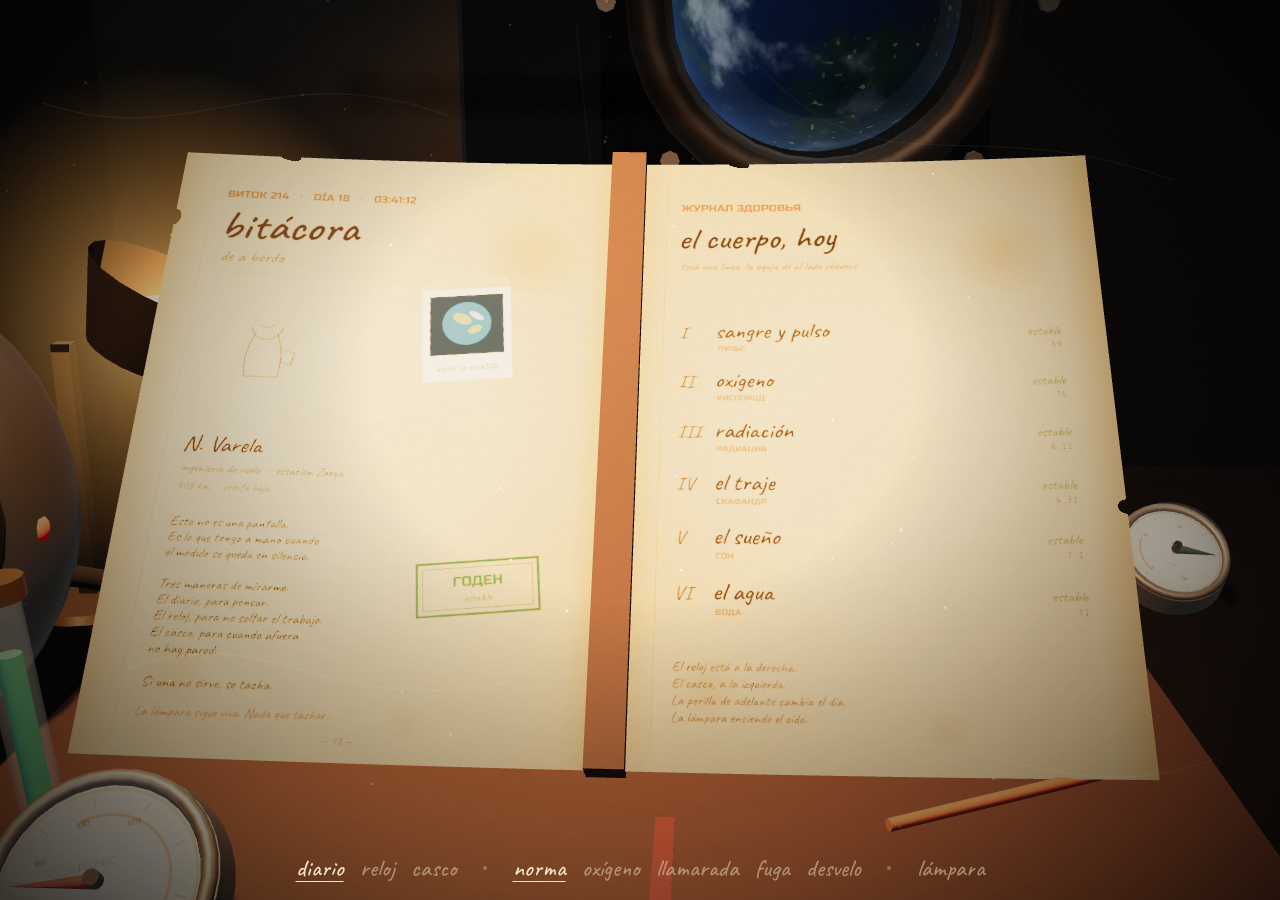
<file: index.html>
<!DOCTYPE html>
<html lang="es">
  <head>
    <meta charset="utf-8" />
    <meta name="viewport" content="width=device-width, initial-scale=1" />
    <title>Zarya — bitácora de salud</title>
    <link rel="stylesheet" href="./css/visor.css" />
  </head>
  <body class="mode-diario">
    <canvas id="gl"></canvas>
    <div id="visor" aria-hidden="true">
      <div class="shade"></div>
      <div class="grain" id="grain"></div>
      <svg class="scratches" viewBox="0 0 1200 700" preserveAspectRatio="none">
        <path d="M40 80 C 180 120, 260 40, 420 90" stroke="white" stroke-width="1" fill="none" />
        <path d="M700 40 C 820 160, 900 80, 1100 140" stroke="white" stroke-width="0.8" fill="none" />
        <path d="M120 520 C 260 480, 300 560, 480 530" stroke="white" stroke-width="1.1" fill="none" />
        <path d="M760 600 C 900 540, 980 640, 1140 590" stroke="white" stroke-width="0.7" fill="none" />
        <path d="M540 20 L 560 180" stroke="white" stroke-width="0.6" fill="none" />
      </svg>
      <div class="fog" id="fog"></div>
      <div class="bezel"></div>
      <div id="etch">
        <div class="read r-hr"><span>ПУЛЬС</span><b data-k="hr">—</b></div>
        <div class="read r-o2"><span>O2</span><b data-k="o2">—</b><small data-k="o2why"></small></div>
        <div class="read r-rad"><span>РАД</span><b data-k="rad">—</b></div>
        <div class="read r-psi"><span>PSI</span><b data-k="psi">—</b></div>
        <div class="read r-water"><span>ВОДА</span><b data-k="water">—</b></div>
        <div class="read r-sleep"><span>СОН</span><b data-k="sleep">—</b></div>
      </div>
      <div id="glass-stamp">ГОДЕН</div>
    </div>
    <p id="whisper"></p>
    <nav id="bar" aria-label="Miradas e incidentes">
      <span class="group" id="modes">
        <button type="button" data-mode="diario" aria-pressed="true">diario</button>
        <button type="button" data-mode="reloj">reloj</button>
        <button type="button" data-mode="casco">casco</button>
      </span>
      <span class="sep"></span>
      <span class="group" id="incidents">
        <button type="button" data-incident="norma" aria-pressed="true">norma</button>
        <button type="button" data-incident="oxigeno">oxígeno</button>
        <button type="button" data-incident="llamarada">llamarada</button>
        <button type="button" data-incident="fuga">fuga</button>
        <button type="button" data-incident="desvelo">desvelo</button>
      </span>
      <span class="sep"></span>
      <button type="button" id="lamp-btn" aria-pressed="false">lámpara</button>
    </nav>
    <p id="live" class="sr" aria-live="polite"></p>
    <div id="boot">encendiendo la lámpara…</div>
    <script type="importmap">
      {
        "imports": {
          "three": "./vendor/three.module.js",
          "three/addons/": "./vendor/addons/"
        }
      }
    </script>
    <script type="module" src="./js/main.js"></script>
  </body>
</html>
</file>
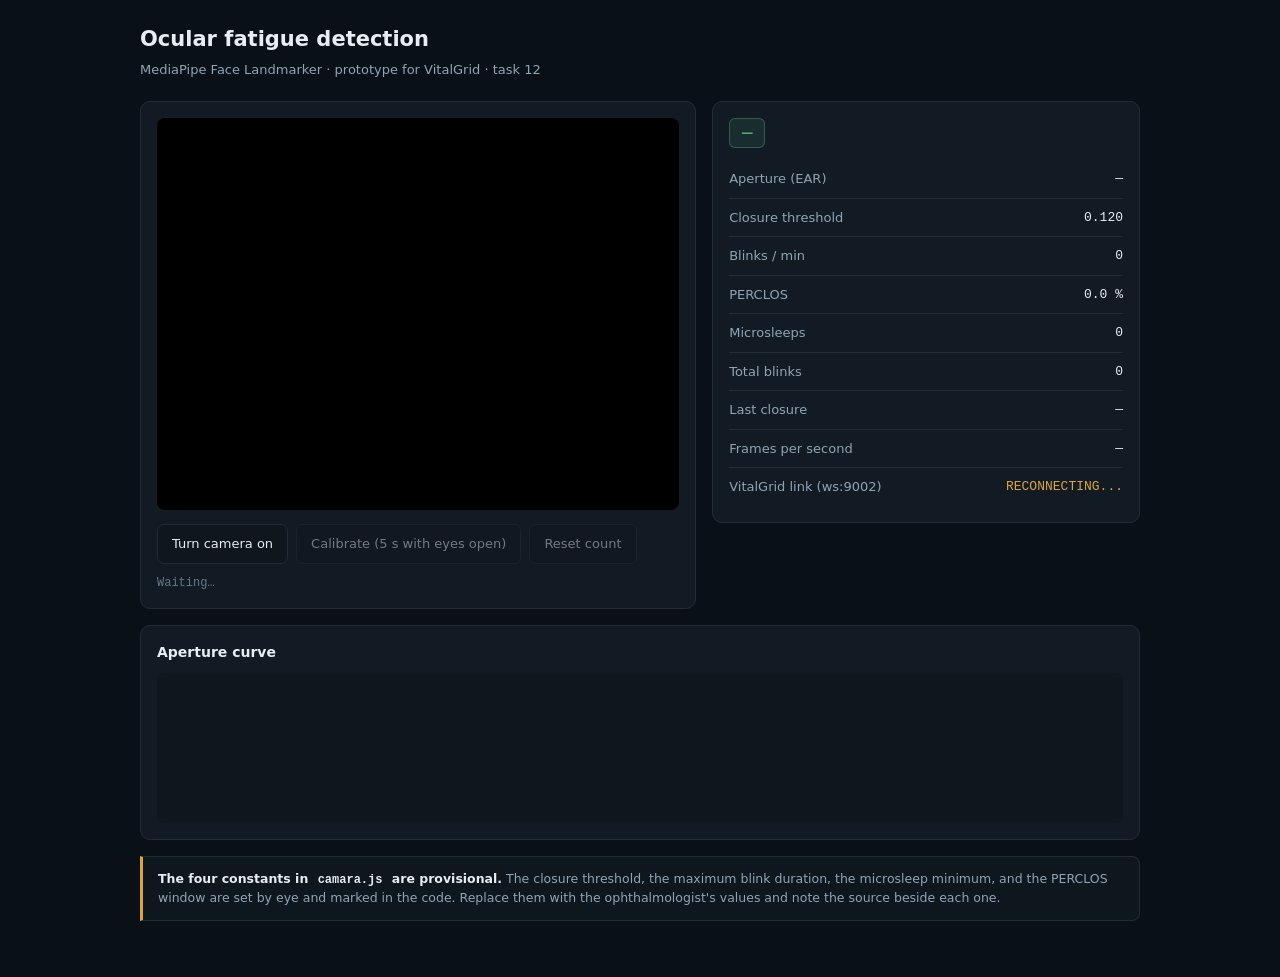
<file: prototipo-camara/index.html>
<!DOCTYPE html>
<html lang="en">
<head>
<meta charset="utf-8">
<meta name="viewport" content="width=device-width, initial-scale=1">
<title>Prototype · ocular fatigue detection</title>
<style>
  :root{
    --bg:#0a1017; --panel:#121b24; --line:#1f2d39;
    --fg:#e6edf3; --muted:#90a4b5; --dim:#64798a;
    --accent:#5fa8d3; --ok:#4fa97a; --warn:#d9a441; --crit:#d4574c;
    --mono:ui-monospace,"IBM Plex Mono",Consolas,monospace;
  }
  *{box-sizing:border-box}
  body{margin:0;background:var(--bg);color:var(--fg);
       font-family:system-ui,-apple-system,"Segoe UI",sans-serif;line-height:1.5}
  .wrap{max-width:1040px;margin:0 auto;padding:24px 20px 56px}
  h1{font-size:21px;margin:0 0 4px}
  .sub{color:var(--muted);font-size:13px;margin:0 0 22px}

  .grid{display:grid;grid-template-columns:1.3fr 1fr;gap:16px;align-items:start}
  .card{background:var(--panel);border:1px solid var(--line);border-radius:10px;padding:16px}

  /* la cámara y la capa de dibujo van superpuestas y espejadas */
  .cam{position:relative;border-radius:8px;overflow:hidden;background:#000;aspect-ratio:4/3}
  .cam video,.cam canvas{position:absolute;inset:0;width:100%;height:100%;transform:scaleX(-1)}
  .cam video{object-fit:cover}

  .m{display:flex;justify-content:space-between;gap:12px;padding:9px 0;border-bottom:1px solid var(--line);font-size:13px}
  .m:last-child{border-bottom:0}
  .m span{color:var(--muted)}
  .m b{font-family:var(--mono);font-weight:500;font-variant-numeric:tabular-nums}

  .estado{display:inline-block;padding:5px 11px;border-radius:6px;font-size:12px;font-weight:600;margin-bottom:12px}
  .abierto{color:var(--ok);background:rgba(79,169,122,.13);border:1px solid rgba(79,169,122,.4)}
  .cerrado{color:var(--crit);background:rgba(212,87,76,.13);border:1px solid rgba(212,87,76,.4)}

  button{font:inherit;font-size:13px;padding:9px 14px;min-height:40px;border-radius:7px;cursor:pointer;
         background:#0e161e;border:1px solid var(--line);color:var(--fg)}
  button:hover{border-color:var(--accent)}
  button:disabled{opacity:.45;cursor:default}
  .btns{display:flex;gap:8px;flex-wrap:wrap;margin-top:14px}

  #curva{width:100%;height:150px;display:block;background:#0e161e;border-radius:8px;margin-top:8px}

  .aviso{margin-top:16px;padding:13px 15px;background:#0e161e;border:1px solid var(--line);
         border-left:3px solid var(--warn);border-radius:0 8px 8px 0;font-size:12.5px;color:var(--muted)}
  .aviso b{color:var(--fg)}
  code{font-family:var(--mono);font-size:12px;background:#0e161e;padding:1px 5px;border-radius:4px}
  #log{font-family:var(--mono);font-size:12px;color:var(--dim);margin-top:10px}
  h2{font-size:14px;margin:0 0 10px}
  @media(max-width:820px){.grid{grid-template-columns:1fr}}
</style>
</head>
<body>
<div class="wrap">
  <h1>Ocular fatigue detection</h1>
  <p class="sub">MediaPipe Face Landmarker · prototype for VitalGrid · task 12</p>

  <div class="grid">
    <div class="card">
      <div class="cam">
        <video id="video" autoplay playsinline muted></video>
        <canvas id="overlay"></canvas>
      </div>
      <div class="btns">
        <button id="btn-start">Turn camera on</button>
        <button id="btn-cal" disabled>Calibrate (5 s with eyes open)</button>
        <button id="btn-reset" disabled>Reset count</button>
      </div>
      <div id="log">Waiting…</div>
    </div>

    <div class="card">
      <div class="estado abierto" id="estado">—</div>
      <div class="m"><span>Aperture (EAR)</span><b id="v-ear">—</b></div>
      <div class="m"><span>Closure threshold</span><b id="v-thr">0.120</b></div>
      <div class="m"><span>Blinks / min</span><b id="v-rate">0</b></div>
      <div class="m"><span>PERCLOS</span><b id="v-perclos">0.0 %</b></div>
      <div class="m"><span>Microsleeps</span><b id="v-micro">0</b></div>
      <div class="m"><span>Total blinks</span><b id="v-blinks">0</b></div>
      <div class="m"><span>Last closure</span><b id="v-dur">—</b></div>
      <div class="m"><span>Frames per second</span><b id="v-fps">—</b></div>
      <div class="m"><span>VitalGrid link (ws:9002)</span><b id="v-ws" style="color:var(--warn)">DISCONNECTED</b></div>
    </div>
  </div>

  <div class="card" style="margin-top:16px">
    <h2>Aperture curve</h2>
    <canvas id="curva"></canvas>
  </div>

  <div class="aviso">
    <b>The four constants in <code>camara.js</code> are provisional.</b>
    The closure threshold, the maximum blink duration, the microsleep minimum, and the PERCLOS
    window are set by eye and marked in the code. Replace them with the ophthalmologist's values
    and note the source beside each one.
  </div>
</div>

<script type="module" src="camara.js"></script>
</body>
</html>
</file>
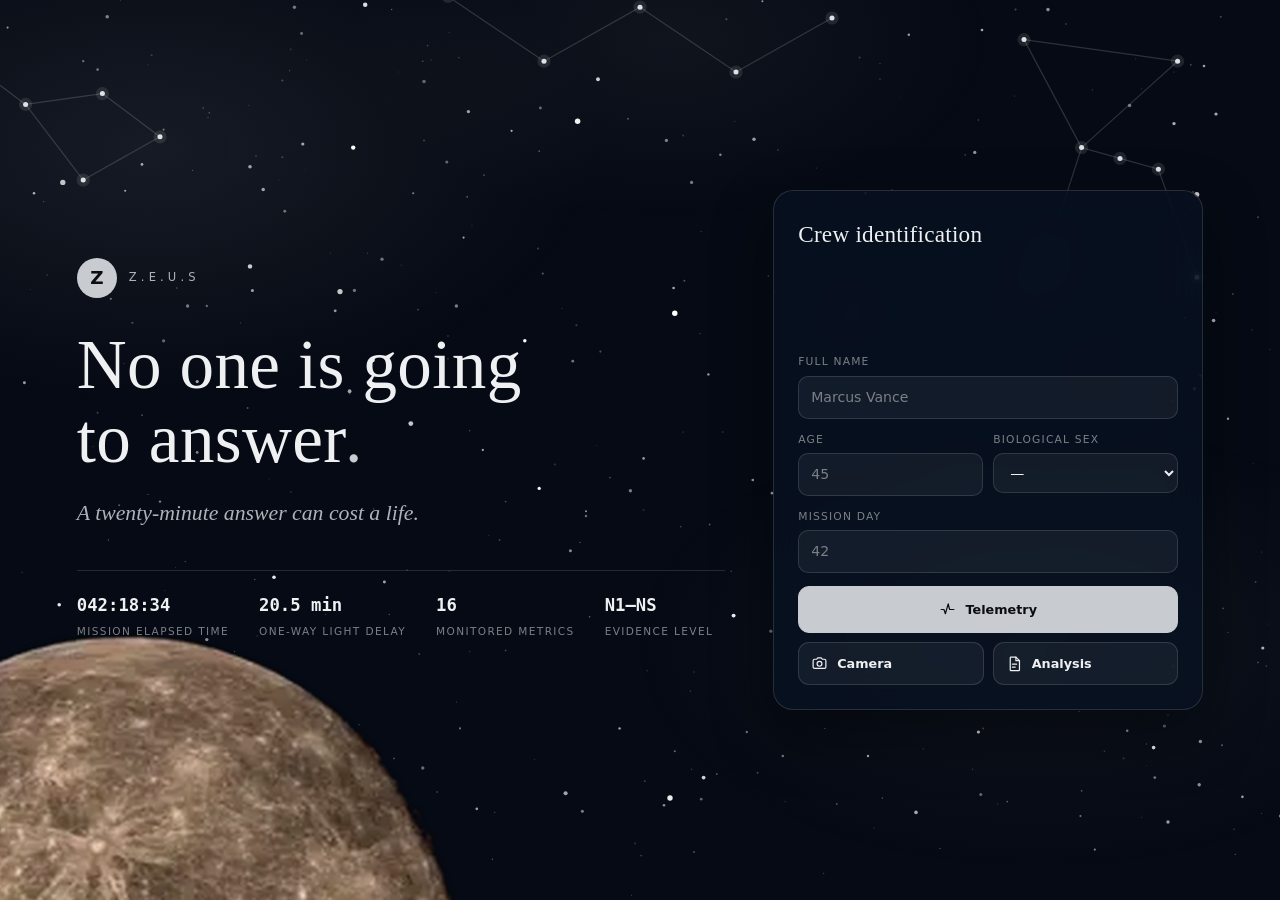
<file: web/index.html>
<!DOCTYPE html>
<html lang="en">
<head>
<meta charset="utf-8">
<meta name="viewport" content="width=device-width, initial-scale=1">
<title>Z.E.U.S · Start mission</title>
<style>
/* ===========================================================================
   Z.E.U.S · landing

   Dark and spatial, the opposite of the cockpit. The contrast is deliberate:
   outside, space; inside, the clinic.

   Everything moves on its own or with the cursor: the moon rotates on its
   axis, the star layers drift at different speeds, and a star-like flare
   follows the pointer. Depth without asking the user for anything.
   =========================================================================== */

:root {
  --bg:        #050a14;
  --panel:     rgba(9, 18, 33, .74);
  --border:    rgba(255, 255, 255, .13);
  --ink:       #eef0f2;
  --ink-2:     #aeb3b9;
  --ink-3:     #7b8086;
  --accent:    #c8ccd0;   /* gris neutro, sin azul */

  --sans:   "Inter", system-ui, -apple-system, "Segoe UI", sans-serif;
  /* Serif display for the headline, like the reference. If you want to
     nail it exactly, drop Playfair Display into web/fonts/ and add it
     at the front of this stack. */
  --serif:  "Playfair Display", "Didot", "Bodoni MT", "Hoefler Text", Georgia, serif;
  --mono:   ui-monospace, "SF Mono", "JetBrains Mono", Menlo, Consolas, monospace;
}

* { box-sizing: border-box; }
html, body { height: 100%; }

body {
  margin: 0;
  background: var(--bg);
  color: var(--ink);
  font-family: var(--sans);
  line-height: 1.5;
  overflow: hidden;
  -webkit-font-smoothing: antialiased;
}

/* ===== Background ======================================================== */
.scene { position: fixed; inset: 0; overflow: hidden; }

/* Faint nebula so the black is never flat */
.nebula {
  position: absolute; inset: -10%;
  background:
    radial-gradient(42% 34% at 18% 22%, rgba(150,152,158,.12), transparent 70%),
    radial-gradient(38% 30% at 76% 68%, rgba(126,128,134,.09), transparent 70%),
    radial-gradient(30% 24% at 52% 12%, rgba(160,162,168,.07), transparent 70%);
}

/* --- Star layers: three depths, each drifting at its own speed --- */
.stars { position: absolute; inset: -10%; will-change: transform; }
.stars svg { width: 100%; height: 100%; display: block; }

.stars.far   { opacity: .55; }
.stars.mid   { opacity: .8;  animation: twinkle 6s ease-in-out infinite alternate; }
.stars.near  { opacity: 1;   animation: twinkle 8s ease-in-out infinite alternate-reverse; }
@keyframes twinkle { from { opacity: .62; } to { opacity: 1; } }

/* --- The Moon ------------------------------------------------------------
   A real photograph, cut out of its black background. It turns very slowly
   on screen: a full moon's visible rotation is almost imperceptible in
   reality, so anything faster would look like a spinning coin.
   -------------------------------------------------------------------------- */
.moon {
  position: absolute;
  left: -17vw; bottom: -46vh;
  width: 76vh; height: 76vh;
  will-change: transform;
}
.moon img {
  width: 100%; height: 100%; display: block;
  animation: spin 420s linear infinite;
  filter: brightness(.92) contrast(1.05);
}
@keyframes spin { to { transform: rotate(360deg); } }

/* Cold halo so it sits in the scene instead of being pasted on top */
.moon::before {
  content: ""; position: absolute; inset: -12%;
  border-radius: 50%; pointer-events: none;
  background: radial-gradient(closest-side, rgba(206,209,213,.15), transparent 72%);
}

/* --- Pointer flare: a star, not a blob ----------------------------------- */
.flare {
  position: absolute; width: 1px; height: 1px;
  pointer-events: none; opacity: 0;
  transition: opacity .45s;
}
.flare i {
  position: absolute; left: 50%; top: 50%;
  transform: translate(-50%, -50%);
  display: block;
}
/* core */
.flare .core {
  width: 150px; height: 150px; border-radius: 50%;
  background: radial-gradient(closest-side, rgba(236,238,241,.55), rgba(186,189,194,.12) 42%, transparent 72%);
}
/* four-point diffraction spikes */
.flare .spike-h {
  width: 420px; height: 2px;
  background: linear-gradient(90deg, transparent, rgba(236,238,241,.55), transparent);
}
.flare .spike-v {
  width: 2px; height: 320px;
  background: linear-gradient(180deg, transparent, rgba(236,238,241,.45), transparent);
}
.flare .spike-d1, .flare .spike-d2 {
  width: 230px; height: 1px;
  background: linear-gradient(90deg, transparent, rgba(212,215,219,.30), transparent);
}
.flare .spike-d1 { transform: translate(-50%, -50%) rotate(45deg); }
.flare .spike-d2 { transform: translate(-50%, -50%) rotate(-45deg); }

/* ===== Content =========================================================== */
.page {
  position: relative; z-index: 2;
  height: 100%;
  display: grid;
  grid-template-columns: 1.1fr 430px;
  gap: 48px;
  align-items: center;
  padding: 0 clamp(28px, 6vw, 92px);
}
@media (max-width: 1040px) {
  body { overflow: auto; }
  .page { grid-template-columns: 1fr; padding: 48px 24px; height: auto; gap: 32px; }
}

.brand { display: flex; align-items: center; gap: 12px; margin-bottom: 30px; }
.brand-z {
  width: 40px; height: 40px; border-radius: 50%;
  display: grid; place-items: center;
  background: var(--accent); color: #0b0d10;
  font-weight: 800; font-size: 1.15rem;
}
.brand-txt { font-size: .72rem; letter-spacing: .36em; color: var(--ink-2); }

h1 {
  margin: 0;
  font-family: var(--serif);
  font-size: clamp(2.4rem, 5.4vw, 4.6rem);
  font-weight: 400;
  letter-spacing: .005em;
  line-height: 1.08;
  max-width: 14em;
}
h1 em { font-style: italic; color: var(--accent); }

.lead {
  margin: 20px 0 0;
  font-family: var(--serif);
  font-size: clamp(1rem, 1.7vw, 1.38rem);
  font-style: italic;
  color: var(--ink-2);
}

.stats {
  display: flex; gap: 30px; flex-wrap: wrap;
  margin-top: 40px; padding-top: 22px;
  border-top: 1px solid var(--border);
}
.stat b { display: block; font-family: var(--mono); font-size: 1.08rem; font-weight: 600; }
.stat span { font-size: .66rem; letter-spacing: .13em; color: var(--ink-3); text-transform: uppercase; }

/* --- Glass panel --- */
.glass {
  background: var(--panel);
  border: 1px solid var(--border);
  border-radius: 20px;
  padding: 26px 24px 24px;
  backdrop-filter: blur(22px) saturate(150%);
  -webkit-backdrop-filter: blur(22px) saturate(150%);
  box-shadow: 0 24px 60px rgba(0,0,0,.42);
}
.glass h2 {
  margin: 0 0 18px;
  font-family: var(--serif);
  font-size: 1.45rem; font-weight: 400;
  letter-spacing: .01em;
}

.field { margin-bottom: 13px; }
.field label {
  display: block; font-size: .67rem; letter-spacing: .11em;
  text-transform: uppercase; color: var(--ink-3); margin-bottom: 5px;
}
.field input, .field select {
  width: 100%; font: inherit; font-size: .88rem;
  padding: 10px 12px; border-radius: 10px;
  background: rgba(255,255,255,.05);
  border: 1px solid var(--border);
  color: var(--ink);
  transition: border-color .15s, background .15s;
}
.field input::placeholder { color: var(--ink-3); }
.field input:focus, .field select:focus {
  outline: none; border-color: var(--accent); background: rgba(200,204,208,.08);
}
.field select option { background: #12151a; color: var(--ink); }
.row { display: grid; grid-template-columns: 1fr 1fr; gap: 10px; }

/* --- Profile card --- */
.profile {
  display: flex; align-items: center; gap: 12px;
  margin: 4px 0 16px; padding: 11px 13px;
  border-radius: 12px;
  background: rgba(200,204,208,.10);
  border: 1px solid rgba(200,204,208,.30);
  opacity: 0; transform: translateY(-6px);
  transition: opacity .3s, transform .3s;
}
.profile.on { opacity: 1; transform: none; }
.profile-av {
  width: 40px; height: 40px; border-radius: 50%; flex: 0 0 40px;
  display: grid; place-items: center;
  background: var(--accent); color: #0b0d10; font-weight: 700; font-size: .84rem;
}
.profile-txt b { display: block; font-size: .88rem; }
.profile-txt span { font-size: .7rem; color: var(--ink-2); }

/* --- Entry points --- */
.enter-tit {
  font-family: var(--serif);
  font-size: .95rem; font-style: italic;
  color: var(--ink-2); margin: 20px 0 10px;
}
.enter { display: grid; grid-template-columns: 1fr 1fr; gap: 9px; }
.go {
  display: flex; align-items: center; gap: 9px;
  font: inherit; font-size: .8rem; font-weight: 560; text-align: left;
  padding: 11px 12px; border-radius: 11px; cursor: pointer;
  background: rgba(255,255,255,.05);
  border: 1px solid var(--border);
  color: var(--ink);
  transition: transform .15s, border-color .15s, background .15s;
}
.go svg { width: 17px; height: 17px; flex: 0 0 17px; fill: none;
          stroke: currentColor; stroke-width: 1.7; stroke-linecap: round; stroke-linejoin: round; }
.go:hover { transform: translateY(-2px); border-color: var(--accent); background: rgba(200,204,208,.12); }
.go.main {
  grid-column: 1 / -1; justify-content: center;
  background: var(--accent); border-color: var(--accent); color: #0b0d10;
  font-weight: 650; padding: 13px;
}
.go.main:hover { background: #dcdfe2; }

.note { margin: 16px 0 0; font-size: .66rem; color: var(--ink-3); line-height: 1.5; }
</style>
</head>
<body>

<div class="scene" id="scene">
  <div class="nebula"></div>

  <!-- Star fields. Each layer has its own depth for the parallax. -->
  <div class="stars far" data-depth="5">
    <svg viewBox="0 0 1600 900" preserveAspectRatio="xMidYMid slice" id="starsFar"></svg>
  </div>
  <div class="stars mid" data-depth="13">
    <svg viewBox="0 0 1600 900" preserveAspectRatio="xMidYMid slice" id="starsMid"></svg>
  </div>
  <div class="stars near" data-depth="24">
    <svg viewBox="0 0 1600 900" preserveAspectRatio="xMidYMid slice" id="starsNear"></svg>
  </div>

  <div class="moon" data-depth="38"><img src="assets/luna.png" alt=""></div>

  <div class="flare" id="flare">
    <i class="core"></i>
    <i class="spike-h"></i>
    <i class="spike-v"></i>
    <i class="spike-d1"></i>
    <i class="spike-d2"></i>
  </div>
</div>

<main class="page">

  <section>
    <div class="brand">
      <span class="brand-z">Z</span>
      <span class="brand-txt">Z.E.U.S</span>
    </div>

    <h1>No one is going<br>to answer<em>.</em></h1>
    <p class="lead">A twenty-minute answer can cost a life.</p>

    <div class="stats">
      <div class="stat"><b id="met">042:18:34</b><span>Mission elapsed time</span></div>
      <div class="stat"><b>20.5 min</b><span>One-way light delay</span></div>
      <div class="stat"><b>16</b><span>Monitored metrics</span></div>
      <div class="stat"><b>N1–NS</b><span>Evidence level</span></div>
    </div>
  </section>

  <section class="glass">
    <h2>Crew identification</h2>

    <div class="profile" id="profile">
      <div class="profile-av" id="pAv">—</div>
      <div class="profile-txt">
        <b id="pName">—</b>
        <span id="pDetail">—</span>
      </div>
    </div>

    <div class="field">
      <label for="name">Full name</label>
      <input id="name" type="text" placeholder="Marcus Vance" autocomplete="off">
    </div>

    <div class="row">
      <div class="field">
        <label for="age">Age</label>
        <input id="age" type="number" min="18" max="80" placeholder="45">
      </div>
      <div class="field">
        <label for="sex">Biological sex</label>
        <select id="sex">
          <option value="">—</option>
          <option value="F">Female</option>
          <option value="M">Male</option>
        </select>
      </div>
    </div>

    <div class="field">
      <label for="day">Mission day</label>
      <input id="day" type="number" min="1" max="1000" placeholder="42">
    </div>

    <div class="enter">
      <button class="go main" data-view="telemetry">
        <svg viewBox="0 0 24 24"><path d="M3 12h4l2 6 4-14 2 8h6"/></svg>
        Telemetry
      </button>

      <button class="go" data-view="camera">
        <svg viewBox="0 0 24 24"><path d="M3 8a2 2 0 0 1 2-2h3l1.5-2h5L16 6h3a2 2 0 0 1 2 2v9a2 2 0 0 1-2 2H5a2 2 0 0 1-2-2z"/><circle cx="12" cy="12.5" r="3.4"/></svg>
        Camera
      </button>

      <button class="go" data-view="analysis">
        <svg viewBox="0 0 24 24"><path d="M7 3h7l5 5v13a1 1 0 0 1-1 1H7a1 1 0 0 1-1-1V4a1 1 0 0 1 1-1z"/><path d="M14 3v5h5M9 13h6M9 17h4"/></svg>
        Analysis
      </button>
    </div>

  </section>

</main>

<script>
(() => {
'use strict';

const $ = id => document.getElementById(id);

/* --- Star fields ---------------------------------------------------------
   Generated instead of hand-written: a few hundred stars plus a handful of
   constellations, drawn once at load.
   ------------------------------------------------------------------------ */
const W = 1600, H = 900;
const rnd = (a, b) => a + Math.random() * (b - a);

function starField(el, count, rMin, rMax, alphaMin, alphaMax) {
  let s = '';
  for (let i = 0; i < count; i++) {
    s += `<circle cx="${rnd(0, W).toFixed(0)}" cy="${rnd(0, H).toFixed(0)}" `
       + `r="${rnd(rMin, rMax).toFixed(2)}" fill="#fff" `
       + `opacity="${rnd(alphaMin, alphaMax).toFixed(2)}"/>`;
  }
  el.innerHTML = s;
}

starField($('starsFar'),  420, .4,  .9,  .25, .6);
starField($('starsMid'),  180, .8, 1.5,  .45, .85);
starField($('starsNear'),  70, 1.3, 2.3, .6,  1);

/* Constellations: real-ish shapes, drawn faintly over the near layer so the
   eye finds patterns instead of noise. Coordinates are relative (0–1). */
const CONSTELLATIONS = [
  { // Ursa Major — the plough
    pts: [[.07,.16],[.11,.13],[.15,.14],[.18,.18],[.22,.17],[.25,.21],[.21,.25]],
    link: [[0,1],[1,2],[2,3],[3,4],[4,5],[5,6],[6,3]]
  },
  { // Orion — belt and shoulders
    pts: [[.70,.12],[.78,.14],[.73,.22],[.75,.23],[.77,.24],[.71,.33],[.79,.34]],
    link: [[0,2],[1,2],[2,3],[3,4],[4,6],[2,5],[0,1]]
  },
  { // Cassiopeia — the W
    pts: [[.40,.08],[.45,.14],[.50,.09],[.55,.15],[.60,.10]],
    link: [[0,1],[1,2],[2,3],[3,4]]
  },
  { // Southern Cross
    pts: [[.88,.62],[.91,.72],[.855,.70],[.945,.69]],
    link: [[0,1],[2,3]]
  }
];

let cs = '';
CONSTELLATIONS.forEach(c => {
  const P = c.pts.map(([x, y]) => [x * W, y * H]);
  c.link.forEach(([a, b]) => {
    cs += `<line x1="${P[a][0].toFixed(0)}" y1="${P[a][1].toFixed(0)}" `
        + `x2="${P[b][0].toFixed(0)}" y2="${P[b][1].toFixed(0)}" `
        + `stroke="#ccced2" stroke-opacity=".20" stroke-width="1"/>`;
  });
  P.forEach(([x, y]) => {
    cs += `<circle cx="${x.toFixed(0)}" cy="${y.toFixed(0)}" r="2.1" fill="#eef0f2" opacity=".95"/>`;
    cs += `<circle cx="${x.toFixed(0)}" cy="${y.toFixed(0)}" r="5.5" fill="#ccced2" opacity=".13"/>`;
  });
});
$('starsNear').innerHTML += cs;

/* --- Parallax ------------------------------------------------------------
   Each layer moves according to its depth: the far field barely moves, the
   moon moves a lot. That is what creates distance.
   ------------------------------------------------------------------------ */
const layers = [...document.querySelectorAll('[data-depth]')];
const flare = $('flare');
let tx = 0, ty = 0, cx = 0, cy = 0;

addEventListener('pointermove', e => {
  tx = (e.clientX / innerWidth  - .5) * 2;
  ty = (e.clientY / innerHeight - .5) * 2;
  flare.style.left = e.clientX + 'px';
  flare.style.top  = e.clientY + 'px';
  flare.style.opacity = 1;
});
addEventListener('pointerleave', () => flare.style.opacity = 0);

(function loop() {
  // Easing: the layer chases the cursor instead of snapping to it
  cx += (tx - cx) * .055;
  cy += (ty - cy) * .055;
  layers.forEach(l => {
    const d = +l.dataset.depth;
    l.style.transform = `translate3d(${-cx * d}px, ${-cy * d * .6}px, 0)`;
  });
  requestAnimationFrame(loop);
})();

/* --- Mission clock -------------------------------------------------------- */
let sec = 42 * 86400 + 18 * 3600 + 34 * 60;
const pad = (n, l = 2) => String(n).padStart(l, '0');
setInterval(() => {
  sec++;
  $('met').textContent =
    `${pad(Math.floor(sec / 86400), 3)}:${pad(Math.floor(sec % 86400 / 3600))}:${pad(Math.floor(sec % 3600 / 60))}`;
}, 1000);

/* --- Live profile --------------------------------------------------------- */
const fields = ['name', 'age', 'sex', 'day'].map($);

const initials = n => n.trim().split(/\s+/).slice(0, 2)
  .map(p => p[0]?.toUpperCase() ?? '').join('') || '—';

function refresh() {
  const name = $('name').value.trim();
  const card = $('profile');
  if (!name) { card.classList.remove('on'); return; }

  const age = $('age').value, sex = $('sex').value, day = $('day').value;
  const bits = [];
  if (age) bits.push(age + ' years old');
  if (sex) bits.push(sex === 'F' ? 'Female' : 'Male');
  bits.push(day ? `Mission day ${day}` : 'Mission day not set');

  $('pAv').textContent = initials(name);
  $('pName').textContent = name;
  $('pDetail').textContent = bits.join(' · ');
  card.classList.add('on');
}
fields.forEach(f => f.addEventListener('input', refresh));

/* --- Enter ----------------------------------------------------------------
   The profile is stored on this machine; the cockpit reads it on open.
   -------------------------------------------------------------------------- */
document.querySelectorAll('.go').forEach(btn => {
  btn.addEventListener('click', () => {
    const profile = {
      name: $('name').value.trim() || 'Crew member',
      age:  $('age').value || null,
      sex:  $('sex').value || null,
      day:  $('day').value || null
    };
    try { localStorage.setItem('zeus.profile', JSON.stringify(profile)); } catch {}
    location.href = 'cockpit.html?view=' + btn.dataset.view;
  });
});

})();
</script>
</body>
</html>
</file>
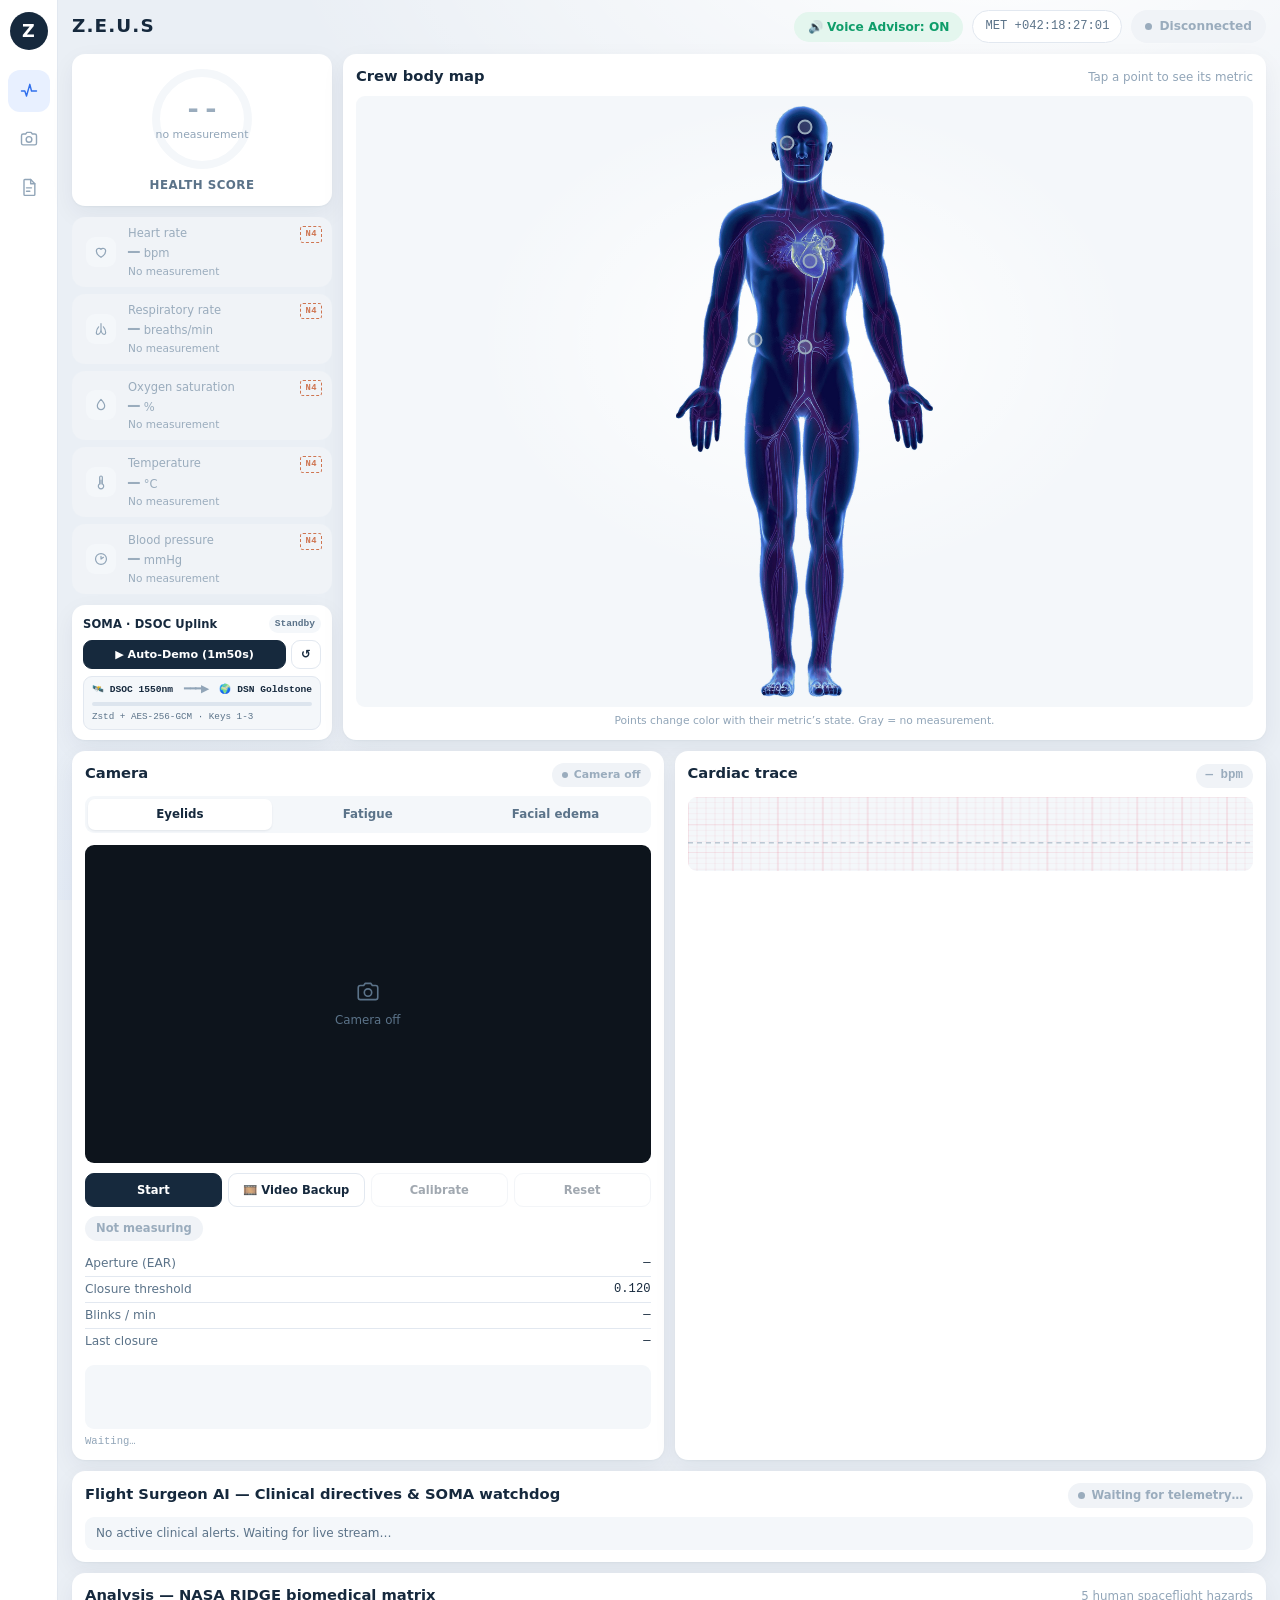
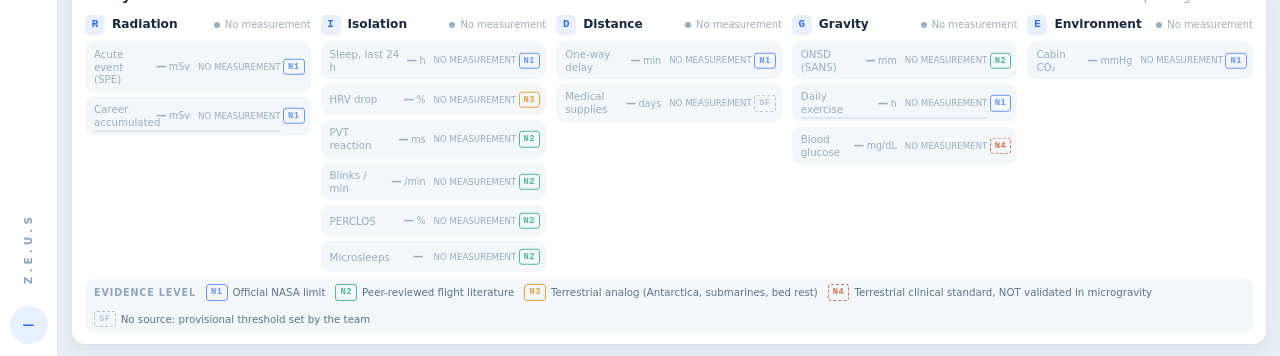
<file: web/cockpit.html>
<!DOCTYPE html>
<html lang="en">
<head>
<meta charset="utf-8">
<meta name="viewport" content="width=device-width, initial-scale=1">
<title>Z.E.U.S · Telemetry</title>
<link rel="manifest" href="manifest.json">
<meta name="theme-color" content="#16293d">
<link rel="icon" type="image/png" sizes="192x192" href="iconos/zeus-192.png">
<link rel="apple-touch-icon" href="iconos/zeus-192.png">
<link rel="stylesheet" href="css/style.css">
</head>
<body>

<div class="app">

  <!-- ===== Riel lateral =============================================== -->
  <nav class="riel">
    <a class="riel-marca" href="index.html" title="Back to start">Z</a>

    <button class="riel-btn activo" data-ir="inicio" title="Telemetry">
      <svg viewBox="0 0 24 24"><path d="M3 12h4l2 6 4-14 2 8h6"/></svg>
    </button>
    <button class="riel-btn" data-ir="panelCamara" title="Camera">
      <svg viewBox="0 0 24 24"><path d="M3 8a2 2 0 0 1 2-2h3l1.5-2h5L16 6h3a2 2 0 0 1 2 2v9a2 2 0 0 1-2 2H5a2 2 0 0 1-2-2z"/><circle cx="12" cy="12.5" r="3.4"/></svg>
    </button>
    <button class="riel-btn" data-ir="panelAnalisis" title="Analysis">
      <svg viewBox="0 0 24 24"><path d="M7 3h7l5 5v13a1 1 0 0 1-1 1H7a1 1 0 0 1-1-1V4a1 1 0 0 1 1-1z"/><path d="M14 3v5h5M9 13h6M9 17h4"/></svg>
    </button>

    <div class="riel-sep"></div>

    <!-- Nombre de la app en el borde, leído de abajo hacia arriba -->
    <div class="riel-nombre">Z.E.U.S</div>

    <div class="riel-crew" id="rielCrew" title="Crew member">—</div>
  </nav>

  <!-- ===== Hoja ======================================================= -->
  <div class="hoja">

    <header class="cabecera">
      <div>
        <h1>Z.E.U.S</h1>
        <p class="sub" id="lineaTripulante"></p>
      </div>
      <div class="cabecera-der">
        <button type="button" class="conexion conectado" id="btnVoiceAdvisor" style="cursor:pointer;font-family:inherit" title="Toggle Autonomous Flight Surgeon English Voice Advisor">
          <span id="etiquetaVoiceAdvisor">🔊 Voice Advisor: ON</span>
        </button>
        <span class="met" id="reloj">MET +000:00:00:00</span>
        <span class="conexion desconectado" id="pastillaConexion">
          <span class="punto"></span><span id="etiquetaConexion">Disconnected</span>
        </span>
      </div>
    </header>

    <div class="principal">

      <!-- ===== COLUMNA IZQUIERDA ===================================== -->
      <div class="col-izq">

        <!-- Puntaje de salud -->
        <section class="tarjeta puntaje">
          <div class="anillo">
            <svg viewBox="0 0 120 120">
              <circle class="anillo-base" cx="60" cy="60" r="52"/>
              <circle class="anillo-valor" id="anilloValor" cx="60" cy="60" r="52"/>
            </svg>
            <div class="anillo-centro">
              <b id="puntajeNum">--</b>
              <span id="puntajeEstado">no measurement</span>
            </div>
          </div>
          <p class="puntaje-lbl">Health score</p>
        </section>

        <!-- Signos vitales -->
        <section class="vitales" id="vitales"></section>

        <!-- Panel de simulación y Uplink SOMA/DSOC (Part 6) -->
        <section class="tarjeta sim-panel" id="panelSimulacion">
          <div class="sim-cab">
            <span class="sim-titulo">SOMA · DSOC Uplink</span>
            <span class="sim-etapa" id="demoEtapa">Standby</span>
          </div>

          <div class="sim-btns">
            <button type="button" class="btn sim-btn" id="btnAutoDemo" title="Run 1m50s Presentation Demo: Nominal → Crisis → Recovery → SOMA DSOC Uplink">▶ Auto-Demo (1m50s)</button>
            <button type="button" class="btn btn-sec sim-btn-reset" id="btnResetDemo" title="Reset to Nominal (Key 0)">↺</button>
          </div>

          <div class="dsoc-box" id="dsocBox">
            <div class="dsoc-ruta">
              <span>🛰️ DSOC 1550nm</span>
              <span class="dsoc-flecha" id="dsocFlecha">━━━▶</span>
              <span>🌍 DSN Goldstone</span>
            </div>
            <div class="dsoc-barra"><span id="dsocProgreso"></span></div>
            <div class="dsoc-meta" id="dsocMeta">Zstd + AES-256-GCM · Keys 1-3</div>
          </div>
        </section>

      </div>

      <!-- ===== COLUMNA CENTRAL ======================================= -->
      <div class="col-centro">
        <section class="tarjeta alto-total cuerpo">
          <div class="tarjeta-cab">
            <h2>Crew body map</h2>
            <span class="pista">Tap a point to see its metric</span>
          </div>

          <!-- ACÁ VA EL RENDER DE TU COMPAÑERA: reemplazá este <svg> por
               <img src="assets/cuerpo.png" alt=""> o <canvas id="lienzoRender">.
               Los puntos se posicionan en % sobre el contenedor, así que
               siguen funcionando con cualquier render del mismo encuadre. -->
          <div class="figura" id="figura">
            <img class="silueta" src="assets/cuerpo.png" alt="Crew anatomical map">

            <div class="puntos" id="puntos"></div>
          </div>

          <!-- Detalle de la zona tocada -->
          <div class="detalle oculto" id="detalle">
            <div class="detalle-cab">
              <b id="detalleNombre">—</b>
              <span class="detalle-estado sin-dato" id="detalleEstado">No measurement</span>
              <button class="detalle-cerrar" id="detalleCerrar" aria-label="Close">×</button>
            </div>
            <div class="detalle-valor"><span id="detalleValor">—</span><small id="detalleUnidad"></small></div>
            <p class="detalle-info" id="detalleFuncion"></p>
            <p class="detalle-info" id="detallePorque"></p>
            <p class="detalle-fuente" id="detalleFuente"></p>
          </div>

          <p class="figura-nota">Points change color with their metric’s state. Gray = no measurement.</p>
        </section>
      </div>

      <!-- ===== COLUMNA DERECHA ======================================= -->
      <div class="col-der">

        <!-- ===== CÁMARA · MediaPipe ================================ -->
        <section class="tarjeta camara" id="panelCamara">
          <div class="tarjeta-cab">
            <h2>Camera</h2>
            <span class="cam-estado apagada" id="camEstado">
              <span class="punto"></span>Camera off
            </span>
          </div>

          <!-- Tres pestañas: cada una con sus propias métricas -->
          <div class="pestanas" role="tablist">
            <button class="pestana activa" data-tab="parpados" role="tab">Eyelids</button>
            <button class="pestana"        data-tab="cansancio" role="tab">Fatigue</button>
            <button class="pestana"        data-tab="edema"     role="tab">Facial edema</button>
          </div>

          <!-- Display de la cámara -->
          <div class="cam">
            <video id="video" autoplay playsinline muted></video>
            <canvas id="overlay"></canvas>
            <div class="cam-off" id="camOff">
              <svg viewBox="0 0 24 24"><path d="M3 8a2 2 0 0 1 2-2h3l1.5-2h5L16 6h3a2 2 0 0 1 2 2v9a2 2 0 0 1-2 2H5a2 2 0 0 1-2-2z"/><circle cx="12" cy="12.5" r="3.4"/></svg>
              <span>Camera off</span>
            </div>
          </div>

          <div class="cam-btns">
            <button class="btn" id="btnEncender">Start</button>
            <button class="btn btn-sec" id="btnVideoBackup" title="Load local video (.mp4/.webm) in loop">🎞️ Video Backup</button>
            <button class="btn btn-sec" id="btnCalibrar" disabled>Calibrate</button>
            <button class="btn btn-sec" id="btnReiniciar" disabled>Reset</button>
            <input type="file" id="inputVideoBackup" accept="video/mp4,video/webm,video/*" hidden>
          </div>

          <!-- ===== Panel: PÁRPADOS ===== -->
          <div class="tab-panel activo" data-panel="parpados">
            <div class="estado-ojo sin-dato" id="estadoOjo">Not measuring</div>
            <div class="cam-lista">
              <div class="cam-fila"><span>Aperture (EAR)</span><b id="vEar">—</b></div>
              <div class="cam-fila"><span>Closure threshold</span><b id="vUmbral">0.120</b></div>
              <div class="cam-fila"><span>Blinks / min</span><b id="vParpadeos">—</b></div>
              <div class="cam-fila"><span>Last closure</span><b id="vDuracion">—</b></div>
            </div>
            <canvas id="curva" class="curva"></canvas>
          </div>

          <!-- ===== Panel: CANSANCIO ===== -->
          <div class="tab-panel" data-panel="cansancio">
            <div class="cam-destacados">
              <div class="destacado" id="dPerclos">
                <b>—</b><span>PERCLOS</span><small>% of time with the eye closed</small>
              </div>
              <div class="destacado" id="dMicro">
                <b>—</b><span>Microsleeps</span><small>closures ≥ 500 ms</small>
              </div>
            </div>
            <div class="cam-lista">
              <div class="cam-fila"><span>Frames per second</span><b id="vFps">—</b></div>
              <div class="cam-fila"><span>Analysis window</span><b>60 s</b></div>
            </div>
            <p class="nota">
              PERCLOS is not the same as blinks per minute: it measures <b>how long</b>
              the eye stayed closed, not how many times. A tired person may blink just as
              often, but each blink lasts longer.
            </p>
          </div>

          <!-- ===== Panel: EDEMA FACIAL ===== -->
          <div class="tab-panel" data-panel="edema">
            <div class="cam-lista">
              <div class="cam-fila"><span>Cheekbones vs day 1</span><b id="vPomulos">—</b></div>
              <div class="cam-fila"><span>Jawline vs day 1</span><b id="vMandibula">—</b></div>
              <div class="cam-fila"><span>Width / height</span><b id="vRatio">—</b></div>
              <div class="cam-fila"><span>Baseline</span><b id="vDia1">not set</b></div>
            </div>
            <div class="cam-btns">
              <button class="btn btn-sec" id="btnFijarDia1" disabled>Set day 1</button>
            </div>
            <p class="nota">
              In microgravity roughly 2 litres of fluid shift headward within the first
              6–10 hours, and periorbital swelling persists for the whole mission.
            </p>
          </div>

          <p class="log" id="camLog">Waiting…</p>
        </section>

        <!-- ===== Trazado cardíaco ================================== -->
        <section class="tarjeta ecg">
          <div class="tarjeta-cab">
            <h2>Cardiac trace</h2>
            <span class="ecg-bpm sin-dato" id="ecgBpm">— bpm</span>
          </div>
          <canvas id="ecgCanvas" class="ecg-canvas"></canvas>
        </section>
      </div>

      <!-- ===== BANDA · Directivas Clínicas Flight Surgeon AI & SOMA === -->
      <section class="tarjeta banda directivas" id="panelDirectivas">
        <div class="tarjeta-cab">
          <h2>Flight Surgeon AI — Clinical directives &amp; SOMA watchdog</h2>
          <span class="directivas-estado sin-dato" id="directivasEstado">
            <span class="punto"></span><span id="directivasResumen">Waiting for telemetry…</span>
          </span>
        </div>
        <div class="alertas-lista" id="listaAlertas">
          <div class="alerta-vacia">No active clinical alerts. Waiting for live stream…</div>
        </div>
      </section>

      <!-- ===== BANDA INFERIOR · Matriz RIDGE ========================= -->
      <section class="tarjeta banda" id="panelAnalisis">
        <div class="tarjeta-cab">
          <h2>Analysis — NASA RIDGE biomedical matrix</h2>
          <span class="pista">5 human spaceflight hazards</span>
        </div>
        <div class="pilares" id="grupos"></div>
        <div class="leyenda" id="leyenda"></div>
      </section>

    </div>
  </div>
</div>

<script src="js/ecg.js"></script>
<script src="js/facial_edema.js"></script>
<script src="js/app.js"></script>
<script type="module" src="js/panel-camara.js"></script>
</body>
</html>
</file>
<file: css/visor.css>
@font-face {
  font-family: "Caveat";
  font-style: normal;
  font-weight: 500;
  font-display: swap;
  src: url("../fonts/caveat-cyrillic-500-normal.woff2") format("woff2");
  unicode-range: U+0301, U+0400-045F, U+0490-0491, U+04B0-04B1, U+2116;
}
@font-face {
  font-family: "Caveat";
  font-style: normal;
  font-weight: 500;
  font-display: swap;
  src: url("../fonts/caveat-latin-500-normal.woff2") format("woff2");
  unicode-range: U+0000-00FF, U+0131, U+0152-0153, U+02BB-02BC, U+02C6, U+02DA, U+02DC, U+0304, U+0308, U+0329, U+2000-206F, U+20AC, U+2122, U+2191, U+2193, U+2212, U+2215, U+FEFF, U+FFFD;
}
@font-face {
  font-family: "Caveat";
  font-style: normal;
  font-weight: 700;
  font-display: swap;
  src: url("../fonts/caveat-cyrillic-700-normal.woff2") format("woff2");
  unicode-range: U+0301, U+0400-045F, U+0490-0491, U+04B0-04B1, U+2116;
}
@font-face {
  font-family: "Caveat";
  font-style: normal;
  font-weight: 700;
  font-display: swap;
  src: url("../fonts/caveat-latin-700-normal.woff2") format("woff2");
  unicode-range: U+0000-00FF, U+0131, U+0152-0153, U+02BB-02BC, U+02C6, U+02DA, U+02DC, U+0304, U+0308, U+0329, U+2000-206F, U+20AC, U+2122, U+2191, U+2193, U+2212, U+2215, U+FEFF, U+FFFD;
}
@font-face {
  font-family: "Russo One";
  font-style: normal;
  font-weight: 400;
  font-display: swap;
  src: url("../fonts/russo-one-cyrillic-400-normal.woff2") format("woff2");
  unicode-range: U+0301, U+0400-045F, U+0490-0491, U+04B0-04B1, U+2116;
}
@font-face {
  font-family: "Russo One";
  font-style: normal;
  font-weight: 400;
  font-display: swap;
  src: url("../fonts/russo-one-latin-400-normal.woff2") format("woff2");
  unicode-range: U+0000-00FF, U+0131, U+0152-0153, U+02BB-02BC, U+02C6, U+02DA, U+02DC, U+0304, U+0308, U+0329, U+2000-206F, U+20AC, U+2122, U+2191, U+2193, U+2212, U+2215, U+FEFF, U+FFFD;
}
@font-face {
  font-family: "Share Tech Mono";
  font-style: normal;
  font-weight: 400;
  font-display: swap;
  src: url("../fonts/share-tech-mono-latin-400-normal.woff2") format("woff2");
  unicode-range: U+0000-00FF, U+0131, U+0152-0153, U+02BB-02BC, U+02C6, U+02DA, U+02DC, U+0304, U+0308, U+0329, U+2000-206F, U+20AC, U+2122, U+2191, U+2193, U+2212, U+2215, U+FEFF, U+FFFD;
}

* { box-sizing: border-box; }

html, body {
  margin: 0;
  height: 100%;
  background: #070605;
  color: #eadcc4;
  overflow: hidden;
}

#gl {
  position: fixed;
  inset: 0;
  width: 100%;
  height: 100%;
  display: block;
  cursor: crosshair;
}

#visor, #visor * { pointer-events: none; }

#visor {
  position: fixed;
  inset: 0;
  z-index: 2;
}

.shade {
  position: absolute;
  inset: 0;
  background: radial-gradient(ellipse at 50% 42%, transparent 30%, rgba(0, 0, 0, 0.38) 68%, rgba(0, 0, 0, 0.78) 100%);
}

body.mode-reloj .shade {
  background: radial-gradient(circle at 50% 48%, transparent 12%, rgba(0, 0, 0, 0.45) 48%, rgba(0, 0, 0, 0.88) 100%);
}

body.mode-casco .shade {
  background: transparent;
}

.grain {
  position: absolute;
  inset: -30px;
  opacity: 0.16;
  mix-blend-mode: overlay;
  animation: grain 0.45s steps(2) infinite;
}

@keyframes grain {
  0% { transform: translate(0, 0); }
  25% { transform: translate(-12px, 8px); }
  50% { transform: translate(8px, -14px); }
  75% { transform: translate(-6px, -8px); }
  100% { transform: translate(0, 0); }
}

.scratches {
  position: absolute;
  inset: 0;
  width: 100%;
  height: 100%;
  opacity: 0.05;
  mix-blend-mode: screen;
}

body.mode-casco .scratches { opacity: 0.28; }

.fog {
  position: absolute;
  inset: 0;
  background:
    radial-gradient(ellipse at 48% 58%, rgba(214, 224, 230, 0.28), transparent 42%),
    radial-gradient(ellipse at 62% 46%, rgba(214, 224, 230, 0.16), transparent 30%);
  opacity: 0;
  mix-blend-mode: screen;
}

.bezel { display: none; }

body.mode-casco .bezel {
  display: block;
  position: absolute;
  inset: 0;
  background:
    radial-gradient(circle at 50% 50%,
      transparent 0 26vmin,
      rgba(8, 7, 6, 0.18) 29vmin,
      rgba(8, 7, 6, 0.72) 32.5vmin,
      #16130f 34.2vmin,
      #8a8174 35.1vmin,
      #2a261f 36.4vmin,
      #0a0908 39vmin,
      #050403 48vmin);
}

#etch { display: none; }

body.mode-casco #etch { display: block; }

.read {
  position: absolute;
  transform: translate(-50%, -50%);
  text-align: center;
  font-family: "Share Tech Mono", monospace;
  color: rgba(232, 214, 180, 0.88);
  letter-spacing: 0.12em;
  text-shadow: 0 0 10px rgba(0, 0, 0, 0.85);
}

.read span {
  display: block;
  font-family: "Russo One", sans-serif;
  font-size: 11px;
  letter-spacing: 0.18em;
  opacity: 0.72;
}

.read b {
  display: block;
  margin-top: 3px;
  font-weight: 400;
  font-size: 22px;
}

.read small {
  display: block;
  margin-top: 2px;
  font-size: 12px;
  letter-spacing: 0.06em;
}

.read small:empty { display: none; }

.read.watch { color: #e2b15a; }
.read.bad { color: #ff6a45; }

.r-hr { left: 50%; top: calc(50% - 22vmin); }
.r-o2 { left: calc(50% - 28vmin); top: 47%; }
.r-rad { left: calc(50% + 28vmin); top: 47%; }
.r-psi { left: calc(50% - 18vmin); top: calc(50% + 14vmin); }
.r-water { left: calc(50% + 18vmin); top: calc(50% + 14vmin); }
.r-sleep { left: 50%; top: calc(50% + 8vmin); }

#glass-stamp {
  display: none;
  position: absolute;
  left: 50%;
  top: calc(50% - 17vmin);
  transform: translate(-50%, -50%) rotate(-8deg);
  padding: 6px 16px 8px;
  border: 3px solid transparent;
  font-family: "Russo One", sans-serif;
  letter-spacing: 0.16em;
  font-size: 28px;
}

body.mode-casco[data-alarm="watch"] #glass-stamp,
body.mode-casco[data-alarm="bad"] #glass-stamp {
  display: block;
}

body.mode-casco[data-alarm="watch"] #glass-stamp {
  color: rgba(196, 140, 48, 0.9);
  border-color: rgba(196, 140, 48, 0.9);
}

body.mode-casco[data-alarm="bad"] #glass-stamp {
  color: rgba(196, 52, 36, 0.92);
  border-color: rgba(196, 52, 36, 0.92);
  animation: pulse 0.7s steps(2) infinite;
}

@keyframes pulse {
  50% { opacity: 0.45; }
}

#whisper {
  position: fixed;
  z-index: 4;
  left: 50%;
  top: 8%;
  transform: translateX(-50%);
  width: min(40rem, 86vw);
  margin: 0;
  text-align: center;
  font-family: "Caveat", cursive;
  font-size: 32px;
  line-height: 1.15;
  color: rgba(244, 228, 196, 0);
  text-shadow: 0 2px 18px rgba(0, 0, 0, 0.85);
  transition: color 0.5s ease;
  pointer-events: none;
}

#whisper.show { color: rgba(244, 228, 196, 0.92); }

body.mode-casco #whisper { top: calc(50% - 24vmin); font-size: 26px; }

#bar {
  position: fixed;
  z-index: 5;
  left: 0;
  right: 0;
  bottom: 18px;
  display: flex;
  justify-content: center;
  align-items: center;
  gap: 22px;
  flex-wrap: wrap;
  padding: 0 16px;
}

body.mode-casco #bar {
  bottom: auto;
  top: calc(50% + 20vmin);
}

.group { display: flex; gap: 8px; align-items: center; }

#bar button {
  appearance: none;
  background: none;
  border: 0;
  padding: 2px 4px;
  color: rgba(232, 214, 180, 0.55);
  font-family: "Caveat", cursive;
  font-size: 24px;
  line-height: 1;
  cursor: pointer;
}

#bar button[aria-pressed="true"] {
  color: #f3e6cc;
  text-decoration: underline;
  text-underline-offset: 5px;
  text-decoration-thickness: 1px;
}

#bar button:hover { color: #f6ead4; }

#bar button:focus-visible {
  outline: 1px solid rgba(243, 230, 204, 0.8);
  outline-offset: 3px;
}

.sep {
  width: 4px;
  height: 4px;
  border-radius: 50%;
  background: rgba(232, 214, 180, 0.35);
}

#boot {
  position: fixed;
  inset: 0;
  z-index: 20;
  display: grid;
  place-items: center;
  background: #070605;
  color: #ead7b4;
  font-family: "Caveat", cursive;
  font-size: 40px;
  transition: opacity 0.7s ease;
}

#boot.gone {
  opacity: 0;
  pointer-events: none;
}

.sr {
  position: absolute;
  width: 1px;
  height: 1px;
  padding: 0;
  margin: -1px;
  overflow: hidden;
  clip: rect(0, 0, 0, 0);
  border: 0;
}

@media (prefers-reduced-motion: reduce) {
  .grain, #glass-stamp { animation: none; }
  #whisper { transition: none; }
}

@media (max-width: 720px) {
  #bar button { font-size: 20px; }
  #whisper { font-size: 26px; }
  .read b { font-size: 16px; }
}
</file>
<file: web/css/style.css>
/* ===========================================================================
   VitalGrid · hoja de estilos
   PARTE 1 — estructura y paleta

   Tres reglas que sostienen todo el diseño:

   1. EL COLOR SE RESERVA PARA EL ESTADO. La estructura la hacen los grises
      y el espacio. Si el azul está en los títulos, en los bordes y en los
      iconos, cuando algo esté mal nadie lo va a notar.

   2. SANS PARA TEXTO, MONO SÓLO PARA NÚMEROS. La mono en texto corrido
      lee como terminal de película.

   3. SE AGRUPA CON AIRE, NO CON BORDES. Una tarjeta blanca sobre fondo
      gris claro ya separa: no hace falta encerrarla.
   =========================================================================== */

/* --- PALETA · clara y limpia ---------------------------------------------
   Tres reglas que la sostienen:
   1. EL COLOR SE RESERVA PARA EL ESTADO. La estructura la hacen los grises
      y el espacio. Si el azul está en los títulos, los bordes y los iconos,
      cuando algo esté mal nadie lo va a notar.
   2. SANS PARA TEXTO, MONO SÓLO PARA NÚMEROS.
   3. SE AGRUPA CON AIRE, NO CON BORDES. Una tarjeta blanca sobre gris claro
      ya separa: no hace falta encerrarla.                                  */
:root {
  /* Superficies */
  --fondo:        #eaeff5;
  --fondo-2:      #f4f7fa;
  --blanco:       #ffffff;
  --linea:        #e2e8f0;

  /* Tinta */
  --tinta:        #16293d;   /* azul muy oscuro, no negro puro */
  --tinta-2:      #5b7389;
  --tinta-3:      #91a5b8;

  /* Acento: identidad, NO estado */
  --acento:       #2f6fed;
  --acento-suave: #e8f0ff;

  /* Estado: los únicos colores que informan */
  --ok:           #0f9d6a;
  --ok-suave:     #e4f6ee;
  --alerta:       #d98300;
  --alerta-suave: #fdf2e0;
  --critico:      #e0455b;
  --critico-suave:#fdecee;
  --sin-dato:     #9aacbd;
  --sin-dato-suave:#f0f3f7;

  /* Forma */
  --r:      13px;
  --r-chico:9px;
  --gap:    11px;
  --sombra: 0 1px 2px rgba(22,41,61,.04), 0 8px 24px rgba(22,41,61,.06);

  /* Tipografía */
  --fuente: "Inter", system-ui, -apple-system, "Segoe UI", sans-serif;
  --titulo: var(--fuente);
  --mono:   ui-monospace, "SF Mono", "JetBrains Mono", Menlo, Consolas, monospace;
}

* { box-sizing: border-box; }

body {
  margin: 0;
  /* Guiño espacial: un degradé apenas perceptible, no un fondo estrellado.
     La temática entra por el contenido, no por la decoración. */
  background:
    radial-gradient(1200px 600px at 78% -8%, #ffffff 0%, transparent 60%),
    radial-gradient(900px 500px at 5% 105%, #e3ebf6 0%, transparent 55%),
    var(--fondo);
  background-attachment: fixed;
  color: var(--tinta);
  font-family: var(--fuente);
  font-size: 13px;
  line-height: 1.42;
  -webkit-font-smoothing: antialiased;
}

/* ===== Esqueleto ========================================================= */
.app { display: flex; min-height: 100vh; }

/* --- Riel lateral --- */
.riel {
  flex: 0 0 58px;
  display: flex; flex-direction: column; align-items: center;
  gap: 6px; padding: 12px 0;
  background: var(--blanco);
  border-right: 1px solid var(--linea);
}

.riel-marca {
  width: 38px; height: 38px; border-radius: 50%;
  text-decoration: none; cursor: pointer;
  transition: transform .15s, box-shadow .15s;
  display: grid; place-items: center;
  background: var(--tinta); color: #fff;
  font-weight: 800; font-size: 1.1rem; letter-spacing: 0;
  margin-bottom: 14px;
}
.riel-marca:hover { transform: scale(1.06); box-shadow: 0 0 0 4px var(--acento-suave); }

.riel-btn {
  width: 42px; height: 42px; border: 0; border-radius: 12px;
  background: transparent; color: var(--tinta-3);
  display: grid; place-items: center; cursor: pointer;
  transition: background .15s, color .15s;
}
.riel-btn svg { width: 20px; height: 20px; fill: none; stroke: currentColor; stroke-width: 1.7; stroke-linecap: round; stroke-linejoin: round; }
.riel-btn:hover { background: var(--fondo-2); color: var(--tinta-2); }
.riel-btn.activo { background: var(--acento-suave); color: var(--acento); }

.riel-sep { flex: 1; }

.riel-crew {
  width: 38px; height: 38px; border-radius: 50%;
  display: grid; place-items: center;
  background: var(--acento-suave); color: var(--acento);
  font-weight: 700; font-size: .74rem;
}

/* --- Hoja --- */
.hoja {
  flex: 1; min-width: 0;
  padding: 10px 14px 12px;
  display: flex; flex-direction: column; gap: var(--gap);
}

/* --- Cabecera --- */
.cabecera {
  display: flex; justify-content: space-between; align-items: center;
  gap: var(--gap);
}
.cabecera h1 { margin: 0; font-size: 1.15rem; font-weight: 700; letter-spacing: .06em; }
.sub { margin: 2px 0 0; color: var(--tinta-2); font-size: .82rem; }

.cabecera-der { display: flex; align-items: center; gap: 9px; margin-left: auto; flex: 0 0 auto; }

.met {
  font-family: var(--mono); font-size: .76rem; font-variant-numeric: tabular-nums;
  color: var(--tinta-2);
  background: var(--blanco); border: 1px solid var(--linea);
  padding: 7px 12px; border-radius: 999px;
}

.conexion {
  display: inline-flex; align-items: center; gap: 7px;
  font-size: .76rem; font-weight: 560;
  padding: 7px 13px; border-radius: 999px;
  background: var(--blanco); border: 1px solid var(--linea);
}
.conexion .punto { width: 7px; height: 7px; border-radius: 50%; background: currentColor; }
.conexion.conectado    { color: var(--ok);       background: var(--ok-suave);       border-color: transparent; }
.conexion.desconectado { color: var(--sin-dato); background: var(--sin-dato-suave); border-color: transparent; }

/* ===== Tarjetas ========================================================== */
.tarjeta {
  background: var(--blanco);
  border-radius: var(--r);
  box-shadow: var(--sombra);
  padding: 12px 13px;
}

.tarjeta-cab {
  display: flex; justify-content: space-between; align-items: baseline;
  gap: 10px; margin-bottom: 9px;
}
.tarjeta-cab h2 { margin: 0; font-size: .92rem; font-weight: 620; }
.pista { font-size: .74rem; color: var(--tinta-3); }

/* ===== Layout principal ==================================================
   Tres columnas + una banda ancha abajo, como el sketch:
     izquierda  puntaje, signos vitales, simulacion
     centro     mapa del tripulante
     derecha    camara y ECG
     banda      matriz RIDGE (necesita ancho: son 16 metricas)
   ======================================================================== */
.principal {
  display: grid;
  grid-template-columns: 232px minmax(0, 1fr) 296px;
  gap: var(--gap);
  align-items: stretch;
}
.col-izq, .col-der { display: flex; flex-direction: column; gap: var(--gap); }
.col-centro { display: flex; }
.alto-total { flex: 1; width: 100%; }
.banda { grid-column: 1 / -1; }

@media (max-width: 1280px) {
  .principal { grid-template-columns: 260px minmax(0, 1fr); }
  .col-der { grid-column: 1 / -1; flex-direction: row; }
  .col-der > * { flex: 1; }
}
@media (max-width: 920px) {
  .principal { grid-template-columns: 1fr; }
  .col-der { flex-direction: column; }
}

/* ===== Puntaje de salud ==================================================
   El anillo es el unico elemento grande de la columna: es lo primero que
   se mira. Si no hay dato, queda gris y el numero en "--". Nunca 100.
   ======================================================================== */
.puntaje { display: flex; flex-direction: column; align-items: center; gap: 5px; }

.anillo { position: relative; width: 106px; height: 106px; }
.anillo svg { width: 100%; height: 100%; transform: rotate(-90deg); }
.anillo circle { fill: none; stroke-width: 9; stroke-linecap: round; }
.anillo-base  { stroke: var(--fondo-2); }
.anillo-valor {
  stroke: var(--sin-dato);
  stroke-dasharray: 327;            /* 2 * PI * 52 */
  stroke-dashoffset: 327;
  transition: stroke-dashoffset .6s cubic-bezier(.4,0,.2,1), stroke .3s;
}

.anillo-centro {
  position: absolute; inset: 0;
  display: flex; flex-direction: column; align-items: center; justify-content: center;
  gap: 1px;
}
.anillo-centro b {
  font-family: var(--mono); font-size: 1.85rem; font-weight: 600;
  line-height: 1; font-variant-numeric: tabular-nums; color: var(--sin-dato);
}
.anillo-centro span { font-size: .68rem; color: var(--tinta-3); }

.puntaje-lbl {
  margin: 0; font-size: .74rem; font-weight: 560;
  letter-spacing: .04em; color: var(--tinta-2); text-transform: uppercase;
}

/* ===== Signos vitales ====================================================
   Lo que se tiene que leer mas limpio de toda la pantalla. Una tarjeta por
   signo: icono, nombre, numero grande en mono, unidad chica y el rango de
   referencia debajo. El color SOLO aparece si el valor se sale del rango.
   ======================================================================== */
.vitales { display: flex; flex-direction: column; gap: 7px; }

.vital {
  display: flex; align-items: center; gap: 12px;
  background: var(--blanco); border-radius: var(--r);
  box-shadow: var(--sombra); padding: 8px 11px;
  border-left: 3px solid transparent;
  transition: border-color .2s, background .2s;
}

.vital-icono {
  flex: 0 0 30px; height: 30px; border-radius: 9px;
  display: grid; place-items: center;
  background: var(--fondo-2); color: var(--tinta-3);
}
.vital-icono svg { width: 16px; height: 16px; fill: none; stroke: currentColor;
                   stroke-width: 1.8; stroke-linecap: round; stroke-linejoin: round; }

.vital-cuerpo { min-width: 0; flex: 1; }
.vital-nombre { font-size: .72rem; color: var(--tinta-2); }
.vital-fila   { display: flex; align-items: baseline; gap: 4px; }
.vital-num    {
  font-family: var(--mono); font-size: 1.22rem; font-weight: 600;
  line-height: 1.15; font-variant-numeric: tabular-nums;
}
.vital-unidad { font-size: .72rem; color: var(--tinta-3); }
.vital-rango  { font-size: .66rem; color: var(--tinta-3); }

/* --- Los tres estados ---
   Nominal  sin clase, la tarjeta queda neutra
   Alerta   ambar
   Critico  rojo
   Sin dato gris: NO sabemos. No es verde ni rojo, es ausencia de dato.     */
.vital.alerta  { border-left-color: var(--alerta);  background: var(--alerta-suave); }
.vital.alerta  .vital-icono { background: #fff; color: var(--alerta); }
.vital.alerta  .vital-num   { color: var(--alerta); }

.vital.critico { border-left-color: var(--critico); background: var(--critico-suave); }
.vital.critico .vital-icono { background: #fff; color: var(--critico); }
.vital.critico .vital-num   { color: var(--critico); }

.vital.sin-dato { background: var(--sin-dato-suave); box-shadow: none; }
.vital.sin-dato .vital-num,
.vital.sin-dato .vital-nombre,
.vital.sin-dato .vital-unidad,
.vital.sin-dato .vital-rango { color: var(--sin-dato); }

/* Nivel de evidencia: discreto, arriba a la derecha de la tarjeta */
.vital { position: relative; }
.ev {
  position: absolute; top: 9px; right: 10px;
  font-family: var(--mono); font-size: .55rem; font-weight: 700;
  letter-spacing: .06em; padding: 1px 4px; border-radius: 3px;
  border: 1px solid currentColor; opacity: .7; cursor: help;
}
.ev-n1 { color: var(--acento); }
.ev-n2 { color: var(--ok); }
.ev-n3 { color: var(--alerta); }
.ev-n4 { color: #c2410c; border-style: dashed; }
.ev-sf { color: var(--sin-dato); border-style: dashed; }

/* ===== Botones =========================================================== */
.btn {
  font: inherit; font-size: .8rem; font-weight: 560;
  padding: 9px 15px; border-radius: var(--r-chico); cursor: pointer;
  background: var(--tinta); color: #fff; border: 1px solid var(--tinta);
  transition: opacity .15s;
}
.btn:hover { opacity: .88; }
.btn:disabled { opacity: .4; cursor: default; }

.btn-sec { background: var(--blanco); color: var(--tinta); border-color: var(--linea); }
.btn-sec:hover { background: var(--fondo-2); opacity: 1; }

/* ===== Andamio temporal (se borra parte por parte) ======================= */
.placeholder {
  display: grid; place-items: center; min-height: 70px;
  border: 1px dashed var(--linea); border-radius: var(--r-chico);
  color: var(--tinta-3); font-size: .78rem; letter-spacing: .02em;
  background: var(--fondo-2);
}
.placeholder.alto { min-height: 260px; }
.vitales .placeholder { grid-column: 1 / -1; }

/* ===== Panel de cámara ===================================================
   Tres pestañas sobre el display. Cada una muestra SUS métricas: no se
   apilan quince números que nadie mira. La medición vive en camara.js.
   ======================================================================== */

.pestanas {
  display: flex; gap: 4px; padding: 3px;
  background: var(--fondo-2); border-radius: var(--r-chico);
  margin-bottom: 12px;
}
.pestana {
  flex: 1; font: inherit; font-size: .74rem; font-weight: 560;
  padding: 7px 6px; border: 0; border-radius: 7px; cursor: pointer;
  background: transparent; color: var(--tinta-2);
  transition: background .15s, color .15s;
}
.pestana:hover  { color: var(--tinta); }
.pestana.activa { background: var(--blanco); color: var(--tinta); box-shadow: 0 1px 2px rgba(22,41,61,.08); }

.tab-panel { display: none; }
.tab-panel.activo { display: block; }

/* --- Display --- */
.cam {
  position: relative; aspect-ratio: 16/9; overflow: hidden;
  border-radius: var(--r-chico); background: #0d141c; margin-bottom: 10px;
}
/* espejado: la persona se ve como en un espejo, no invertida */
.cam video, .cam canvas { position: absolute; inset: 0; width: 100%; height: 100%; transform: scaleX(-1); }
.cam video { object-fit: cover; }

.cam-off {
  position: absolute; inset: 0; display: flex; flex-direction: column;
  align-items: center; justify-content: center; gap: 7px;
  color: #5b7389; font-size: .74rem;
}
/* `display:flex` le gana al atributo [hidden], así que hay que decirlo. */
.cam-off[hidden] { display: none; }

.cam-off svg { width: 26px; height: 26px; fill: none; stroke: currentColor;
               stroke-width: 1.5; stroke-linecap: round; stroke-linejoin: round; }

.cam-btns { display: flex; gap: 6px; flex-wrap: nowrap; margin-bottom: 9px; }
.cam-btns .btn { flex: 1 1 0; min-width: 0; font-size: .72rem; padding: 8px 6px;
                 white-space: nowrap; overflow: hidden; text-overflow: ellipsis; }

/* --- Estado del ojo --- */
.estado-ojo {
  display: inline-block; padding: 4px 11px; border-radius: 999px;
  font-size: .72rem; font-weight: 600; margin-bottom: 10px;
}
.estado-ojo.abierto  { color: var(--ok);       background: var(--ok-suave); }
.estado-ojo.cerrado  { color: var(--critico);  background: var(--critico-suave); }
.estado-ojo.sin-dato { color: var(--sin-dato); background: var(--sin-dato-suave); }

/* --- Lista de métricas --- */
.cam-lista { display: flex; flex-direction: column; }
.cam-fila {
  display: flex; justify-content: space-between; gap: 10px;
  padding: 4px 0; border-bottom: 1px solid var(--linea); font-size: .76rem;
}
.cam-fila:last-child { border-bottom: 0; }
.cam-fila span { color: var(--tinta-2); }
.cam-fila b { font-family: var(--mono); font-weight: 500; font-variant-numeric: tabular-nums; }

/* --- Destacados del panel de cansancio --- */
.cam-destacados { display: grid; grid-template-columns: 1fr 1fr; gap: 9px; margin-bottom: 10px; }
.destacado {
  padding: 11px 12px; border-radius: var(--r-chico);
  background: var(--fondo-2); text-align: center;
}
.destacado b {
  display: block; font-family: var(--mono); font-size: 1.32rem; font-weight: 600;
  line-height: 1.2; font-variant-numeric: tabular-nums;
}
.destacado span   { display: block; font-size: .7rem; color: var(--tinta-2); }
.destacado small  { display: block; font-size: .62rem; color: var(--tinta-3); margin-top: 2px; }
.destacado.alerta  { background: var(--alerta-suave); }
.destacado.alerta  b { color: var(--alerta); }
.destacado.critico { background: var(--critico-suave); }
.destacado.critico b { color: var(--critico); }

/* --- Curva de apertura --- */
.curva {
  width: 100%; height: 64px; display: block; margin-top: 10px;
  background: var(--fondo-2); border-radius: var(--r-chico);
}

/* --- Textos de pie --- */
.nota { margin: 6px 0 0; font-size: .64rem; line-height: 1.45; color: var(--tinta-2); }
.nota b { color: var(--tinta); }
.nota code { font-family: var(--mono); font-size: .64rem; background: var(--fondo-2); padding: 1px 4px; border-radius: 4px; }

.aviso-privacidad {
  margin: 12px 0 0; padding: 9px 11px;
  background: var(--acento-suave); border-radius: var(--r-chico);
  font-size: .68rem; line-height: 1.45; color: #1e4bb8;
}

.log { margin: 5px 0 0; font-family: var(--mono); font-size: .66rem; color: var(--tinta-3); }

/* ===== Mapa del tripulante ===============================================
   La silueta es un placeholder: se reemplaza por el render sin tocar nada
   más, porque los puntos se posicionan en % sobre el contenedor.
   ======================================================================== */
.cuerpo { display: flex; flex-direction: column; min-height: 0; }
.col-centro > .tarjeta { width: 100%; }

.figura {
  position: relative;
  flex: 1;
  min-height: clamp(220px, 32vh, 360px);
  display: grid; place-items: center;
  border-radius: var(--r-chico);
  background:
    radial-gradient(460px 340px at 50% 40%, #ffffff, transparent 72%),
    var(--fondo-2);
  overflow: hidden;
}
/* El render se ajusta al contenedor sin desbordarlo, sea SVG, imagen o
   canvas. El viewBox del SVG hace el resto. */
.figura img, .figura canvas, .figura .silueta {
  position: absolute; inset: 10px;
  width: calc(100% - 20px); height: calc(100% - 20px);
  object-fit: contain; display: block;
}

/* --- Puntos sobre el cuerpo --- */
.puntos { position: absolute; inset: 0; }

.punto-zona {
  position: absolute; transform: translate(-50%, -50%);
  width: 15px; height: 15px; border-radius: 50%;
  border: 2px solid currentColor;
  background: color-mix(in srgb, currentColor 28%, transparent);
  cursor: pointer; padding: 0;
  transition: transform .15s;
}
.punto-zona:hover,
.punto-zona.activo { transform: translate(-50%, -50%) scale(1.3); }

.punto-zona.ok       { color: var(--ok); }
.punto-zona.alerta   { color: var(--alerta); }
.punto-zona.critico  { color: var(--critico); animation: latir 1.4s infinite; }
.punto-zona.sin-dato { color: var(--sin-dato); }

@keyframes latir {
  50% { box-shadow: 0 0 0 8px color-mix(in srgb, currentColor 18%, transparent); }
}

/* --- Detalle de la zona --- */
.detalle {
  margin-top: 12px; padding: 13px 14px;
  border: 1px solid var(--linea); border-radius: var(--r-chico);
  background: var(--fondo-2);
}
.detalle.oculto { display: none; }
.detalle-cab { display: flex; justify-content: space-between; align-items: center; gap: 8px; }
.detalle-cab b { font-size: .8rem; }
.detalle-estado {
  margin-left: auto;
  font-size: .64rem; font-weight: 600;
  padding: 2px 8px; border-radius: 999px;
}
.detalle-estado.ok       { color: var(--ok);       background: var(--ok-suave); }
.detalle-estado.alerta   { color: var(--alerta);   background: var(--alerta-suave); }
.detalle-estado.critico  { color: var(--critico);  background: var(--critico-suave); }
.detalle-estado.sin-dato { color: var(--sin-dato); background: var(--sin-dato-suave); }
.detalle-cerrar {
  background: none; border: 0; color: var(--tinta-3);
  font-size: 1.2rem; line-height: 1; cursor: pointer; padding: 0 2px;
}
.detalle-cerrar:hover { color: var(--tinta); }
.detalle-valor { display: flex; align-items: baseline; gap: 5px; margin-top: 3px; }
.detalle-valor span {
  font-family: var(--mono); font-size: 1.5rem; font-weight: 600;
  font-variant-numeric: tabular-nums;
}
.detalle-valor small { font-size: .72rem; color: var(--tinta-3); }
.detalle-info { margin: 5px 0 0; font-size: .71rem; color: var(--tinta-2); line-height: 1.42; }
.detalle-info:empty { display: none; }
.detalle-fuente { margin: 5px 0 0; font-size: .67rem; color: var(--tinta-3); line-height: 1.45; }

.figura-nota { margin: 6px 0 0; font-size: .67rem; color: var(--tinta-3); text-align: center; }

/* --- Estado de la cámara: visible siempre, encendida o apagada --------- */
.cam-estado {
  display: inline-flex; align-items: center; gap: 6px;
  font-size: .68rem; font-weight: 560;
  padding: 4px 10px; border-radius: 999px;
}
.cam-estado .punto { width: 6px; height: 6px; border-radius: 50%; background: currentColor; }
.cam-estado.apagada   { color: var(--sin-dato); background: var(--sin-dato-suave); }
.cam-estado.encendida { color: var(--ok);       background: var(--ok-suave); }
.cam-estado.error     { color: var(--critico);  background: var(--critico-suave); }

/* ===== Matriz RIDGE ======================================================
   Los cinco peligros a la vez. Nada detrás de un clic: en una emergencia
   nadie va a explorar pestañas.
   ======================================================================== */
.pilares {
  display: grid;
  grid-template-columns: repeat(5, 1fr);
  gap: 10px;
}
@media (max-width: 1100px) { .pilares { grid-template-columns: repeat(2, 1fr); } }

.pilar-cab { display: flex; align-items: center; gap: 7px; margin-bottom: 7px; flex-wrap: wrap; }
.pilar-letra {
  width: 20px; height: 20px; border-radius: 5px; flex: 0 0 20px;
  display: grid; place-items: center;
  font-family: var(--mono); font-weight: 700; font-size: .68rem;
  color: var(--acento); background: var(--acento-suave);
}
.pilar-titulo { font-size: .76rem; font-weight: 620; }

.pilar-estado {
  display: flex; align-items: center; gap: 5px;
  margin-left: auto; font-size: .62rem;
}
.pilar-estado .punto { width: 6px; height: 6px; border-radius: 50%; background: currentColor; flex: 0 0 6px; }
.pilar-estado.ok       { color: var(--ok); }
.pilar-estado.alerta   { color: var(--alerta); }
.pilar-estado.critico  { color: var(--critico); }
.pilar-estado.sin-dato { color: var(--sin-dato); }

/* Una métrica por renglón: nombre a la izquierda, valor a la derecha.
   Apilar nombre/valor/umbral gastaba el triple de alto para el mismo dato. */
.celda {
  position: relative;
  display: flex; align-items: center; gap: 8px;
  padding: 6px 30px 6px 9px;
  border-radius: var(--r-chico);
  background: var(--fondo-2);
  margin-bottom: 5px;
}
.celda:last-child { margin-bottom: 0; }

.celda-nombre {
  font-size: .64rem; color: var(--tinta-2); line-height: 1.25;
  flex: 1; min-width: 0;
}
.celda-umbral { display: block; font-size: .54rem; color: var(--tinta-3); }
.celda-fila   { display: flex; align-items: baseline; gap: 3px; flex: 0 0 auto; }
.celda-valor  {
  font-family: var(--mono); font-size: .95rem; font-weight: 600;
  font-variant-numeric: tabular-nums; line-height: 1.25;
}
.celda-unidad { font-size: .6rem; color: var(--tinta-3); }

.celda-barra {
  position: absolute; left: 9px; right: 30px; bottom: 3px;
  height: 2px; border-radius: 999px; background: #dde5ee; overflow: hidden;
}
.celda-barra span { display: block; height: 100%; width: 0%; background: var(--ok); transition: width .4s, background .3s; }

.celda.alerta  { background: var(--alerta-suave); }
.celda.alerta  .celda-valor { color: var(--alerta); }
.celda.alerta  .celda-barra span { background: var(--alerta); }

.celda.critico { background: var(--critico-suave); }
.celda.critico .celda-valor { color: var(--critico); }
.celda.critico .celda-barra span { background: var(--critico); }

.celda.sin-dato .celda-valor,
.celda.sin-dato .celda-nombre,
.celda.sin-dato .celda-unidad,
.celda.sin-dato .celda-umbral { color: var(--sin-dato); }
.celda.sin-dato .celda-barra span { background: var(--sin-dato); }

.celda .ev { top: 50%; right: 6px; transform: translateY(-50%); }

/* Destello al llegar desde el riel */
.resaltado { animation: destello 1.1s ease-out; }
@keyframes destello {
  0%   { box-shadow: 0 0 0 0 rgba(47,111,237,.45); }
  100% { box-shadow: 0 0 0 14px rgba(47,111,237,0); }
}

/* --- Leyenda de niveles de evidencia --- */
.leyenda {
  display: flex; flex-wrap: wrap; gap: 10px; align-items: center;
  padding: 5px 9px; margin-top: 7px;
  border-radius: var(--r-chico); background: var(--fondo-2);
  font-size: .64rem; color: var(--tinta-2);
}
.leyenda .ev { position: static; margin-right: 5px; }
.leyenda-item { display: flex; align-items: center; }
.leyenda-titulo {
  font-weight: 700; letter-spacing: .09em; text-transform: uppercase;
  font-size: .6rem; color: var(--tinta-3);
}

/* ===== Trazado cardíaco ================================================== */
.ecg-canvas {
  width: 100%; height: 74px; display: block;
  border-radius: var(--r-chico); background: var(--fondo-2);
}
.ecg-bpm {
  font-family: var(--mono); font-size: .78rem; font-weight: 600;
  font-variant-numeric: tabular-nums; color: var(--critico);
  background: var(--critico-suave); padding: 3px 10px; border-radius: 999px;
}
.ecg-bpm.sin-dato { color: var(--sin-dato); background: var(--sin-dato-suave); }
.ecg-nota { margin: 9px 0 0; font-size: .66rem; line-height: 1.45; color: var(--tinta-3); }
.ecg-nota b { color: var(--tinta-2); }

/* --- Nombre de la app, vertical sobre el borde izquierdo --------------- */
.riel-nombre {
  writing-mode: vertical-rl;
  transform: rotate(180deg);          /* se lee de abajo hacia arriba */
  font-size: .66rem; font-weight: 700;
  letter-spacing: .38em;
  color: var(--tinta-3);
  margin-bottom: 16px;
  user-select: none;
}

/* ===== Directivas Clínicas Flight Surgeon AI & SOMA ==================== */
.directivas-estado {
  display: inline-flex; align-items: center; gap: 6px;
  font-size: .72rem; font-weight: 600;
  padding: 4px 10px; border-radius: 999px;
}
.directivas-estado .punto { width: 7px; height: 7px; border-radius: 50%; background: currentColor; }
.directivas-estado.ok       { color: var(--ok);       background: var(--ok-suave); }
.directivas-estado.alerta   { color: var(--alerta);   background: var(--alerta-suave); }
.directivas-estado.critico  { color: var(--critico);  background: var(--critico-suave); }
.directivas-estado.sin-dato { color: var(--sin-dato); background: var(--sin-dato-suave); }

.soma-banner {
  margin-bottom: 10px; padding: 11px 13px;
  border-radius: var(--r-chico);
  border: 1px solid var(--critico);
  background: var(--critico-suave);
}
.soma-banner.oculto { display: none; }
.soma-cab {
  display: flex; align-items: center; justify-content: space-between;
  gap: 8px; flex-wrap: wrap; margin-bottom: 6px;
}
.soma-cab b { color: var(--critico); font-size: .8rem; letter-spacing: .02em; }
.soma-tag {
  font-family: var(--mono); font-size: .64rem; font-weight: 700;
  padding: 2px 8px; border-radius: 999px;
  color: #fff; background: var(--critico);
}
.soma-grid {
  display: grid; grid-template-columns: repeat(auto-fit, minmax(190px, 1fr));
  gap: 6px 12px; font-size: .72rem; color: var(--tinta);
}
.soma-kv span { color: var(--tinta-2); margin-right: 4px; }
.soma-kv b { font-family: var(--mono); font-weight: 600; font-size: .7rem; }

.alertas-lista { display: flex; flex-direction: column; gap: 8px; }
.alerta-vacia {
  font-size: .75rem; color: var(--tinta-2);
  padding: 8px 11px; border-radius: var(--r-chico);
  background: var(--fondo-2);
}
.alerta-vacia.ok { color: var(--ok); background: var(--ok-suave); font-weight: 560; }

.alerta-item {
  padding: 10px 12px;
  border-radius: var(--r-chico);
  border-left: 3px solid var(--sin-dato);
  background: var(--fondo-2);
}
.alerta-item.alerta  { border-left-color: var(--alerta);  background: var(--alerta-suave); }
.alerta-item.critico { border-left-color: var(--critico); background: var(--critico-suave); }

.alerta-cab {
  display: flex; align-items: center; gap: 8px;
  flex-wrap: wrap; margin-bottom: 5px;
}
.alerta-badge {
  font-family: var(--mono); font-size: .62rem; font-weight: 700;
  padding: 2px 7px; border-radius: 999px; color: #fff;
}
.alerta-item.alerta  .alerta-badge { background: var(--alerta); }
.alerta-item.critico .alerta-badge { background: var(--critico); }
.alerta-metrica { font-family: var(--mono); font-size: .7rem; color: var(--tinta); }
.alerta-osdr {
  margin-left: auto;
  font-family: var(--mono); font-size: .64rem; font-weight: 600;
  color: var(--acento); background: var(--blanco);
  border: 1px solid var(--linea); padding: 2px 8px; border-radius: 999px;
}
.alerta-titulo { font-size: .78rem; font-weight: 640; color: var(--tinta); margin-bottom: 3px; }
.alerta-accion { font-size: .74rem; color: var(--tinta); line-height: 1.45; }
.alerta-explicacion {
  margin-top: 5px; padding-top: 5px;
  border-top: 1px solid rgba(22, 41, 61, .08);
  font-size: .71rem; color: var(--tinta-2); line-height: 1.42;
}

/* ===== Panel de Simulación & Visualizador DSOC (Part 6) ================= */
.sim-panel { padding: 10px 11px; display: flex; flex-direction: column; gap: 7px; }
.sim-cab { display: flex; align-items: center; justify-content: space-between; gap: 6px; }
.sim-titulo {
  font-size: .72rem; font-weight: 650; color: var(--tinta);
  letter-spacing: .01em;
}
.sim-etapa {
  font-family: var(--mono); font-size: .6rem; font-weight: 600;
  color: var(--tinta-2); background: var(--fondo-2);
  padding: 2px 6px; border-radius: 999px;
  white-space: nowrap; overflow: hidden; text-overflow: ellipsis; max-width: 105px;
}
.sim-etapa.activo   { color: var(--acento);  background: var(--acento-suave); }
.sim-etapa.alerta   { color: var(--alerta);  background: var(--alerta-suave); }
.sim-etapa.ok       { color: var(--ok);      background: var(--ok-suave); }
.sim-etapa.critico  { color: var(--critico); background: var(--critico-suave); }

.sim-btns { display: flex; gap: 5px; }
.sim-btn {
  flex: 1; min-width: 0;
  font-size: .7rem; padding: 6px 8px;
  white-space: nowrap; overflow: hidden; text-overflow: ellipsis;
}
.sim-btn.corriendo { background: var(--critico); border-color: var(--critico); }
.sim-btn-reset { padding: 6px 9px; font-size: .74rem; line-height: 1; }

.dsoc-box {
  padding: 6px 8px; border-radius: var(--r-chico);
  background: var(--fondo-2); border: 1px solid var(--linea);
  transition: background .25s, border-color .25s;
}
.dsoc-box.activo {
  background: var(--critico-suave);
  border-color: rgba(224, 69, 91, .45);
}
.dsoc-box.transmitido {
  background: var(--ok-suave);
  border-color: rgba(15, 157, 106, .45);
}

.dsoc-ruta {
  display: flex; align-items: center; justify-content: space-between; gap: 4px;
  font-family: var(--mono); font-size: .6rem; font-weight: 600; color: var(--tinta);
}
.dsoc-flecha { color: var(--tinta-3); letter-spacing: -.04em; }
.dsoc-box.activo .dsoc-flecha { color: var(--critico); animation: dsocPulso .75s infinite alternate; }
.dsoc-box.transmitido .dsoc-flecha { color: var(--ok); }

@keyframes dsocPulso {
  from { opacity: .45; }
  to   { opacity: 1; }
}

.dsoc-barra {
  height: 4px; margin: 5px 0 4px;
  border-radius: 999px; background: #dde5ee; overflow: hidden;
}
.dsoc-barra span {
  display: block; height: 100%; width: 0%;
  background: var(--acento); transition: width .55s ease, background .3s;
}
.dsoc-box.activo .dsoc-barra span      { background: var(--critico); }
.dsoc-box.transmitido .dsoc-barra span { background: var(--ok); }

.dsoc-meta {
  font-family: var(--mono); font-size: .58rem; color: var(--tinta-2);
  white-space: nowrap; overflow: hidden; text-overflow: ellipsis;
}
</file>
